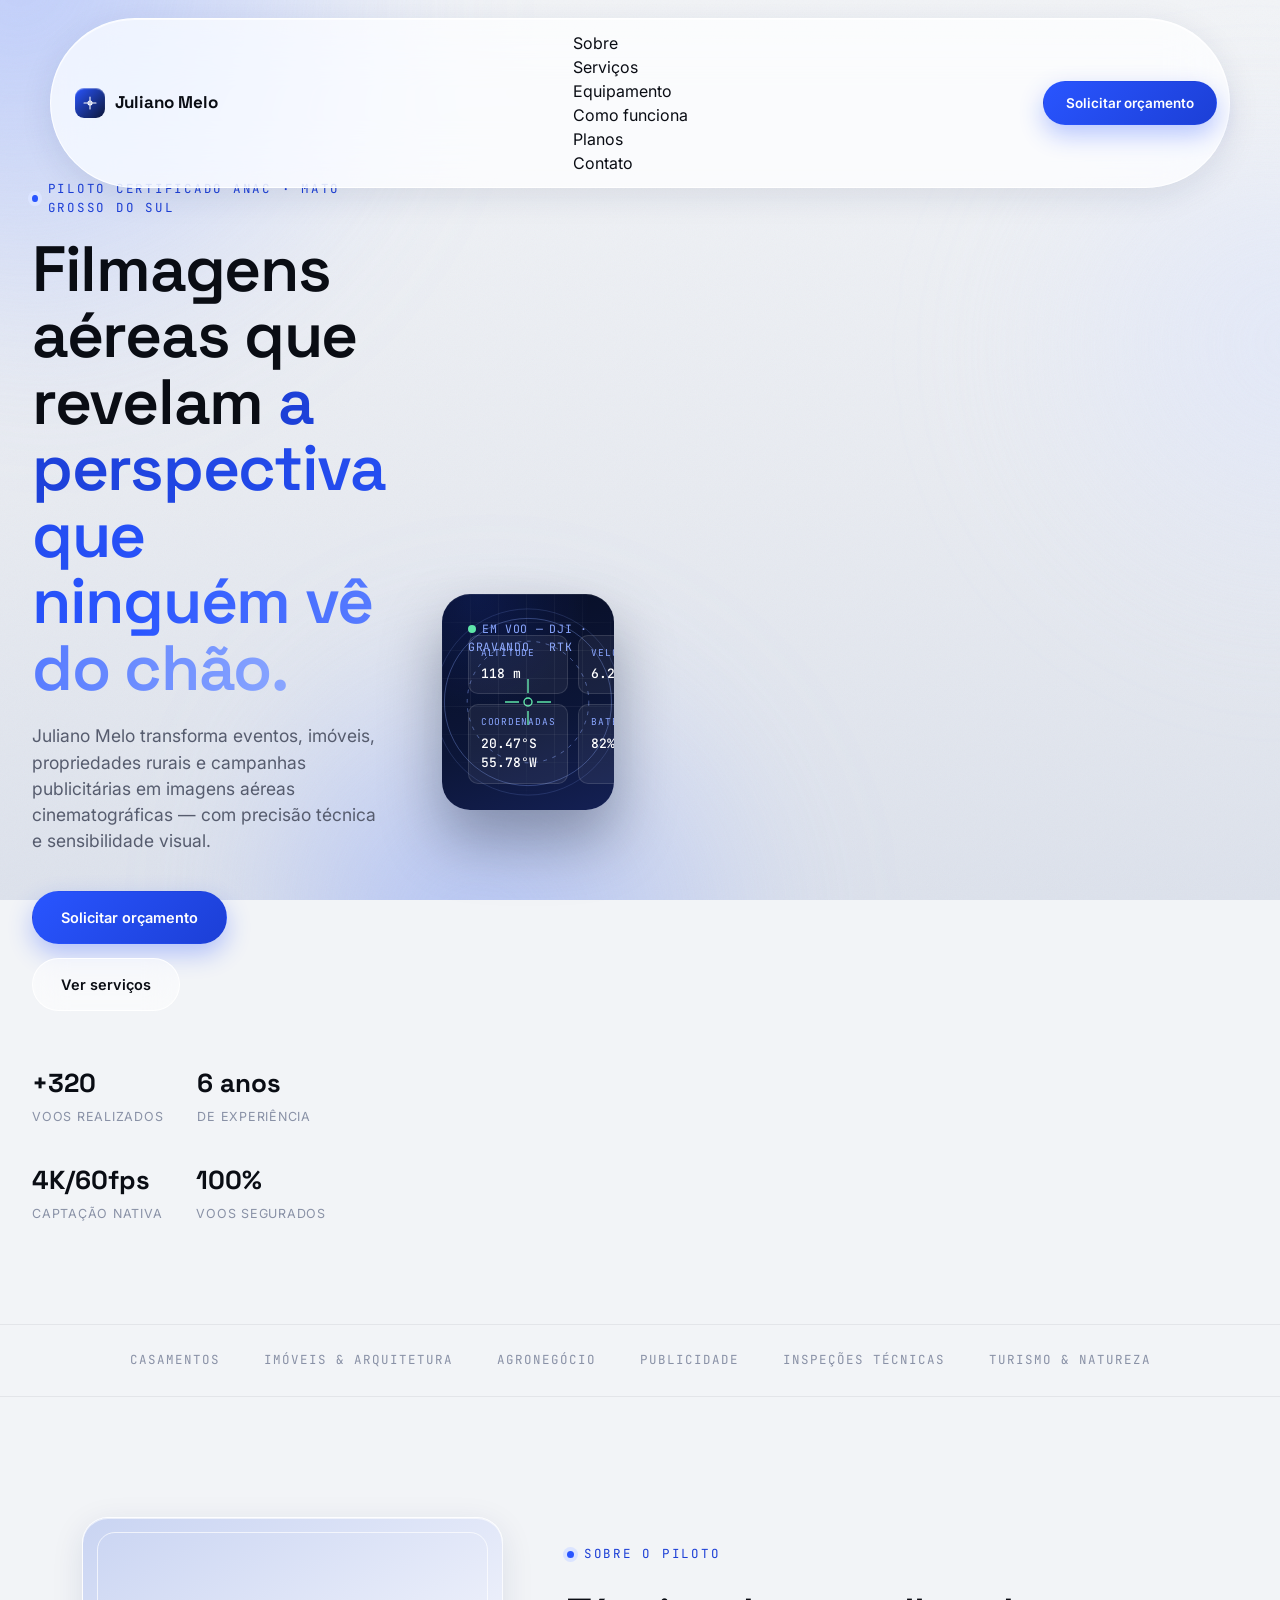
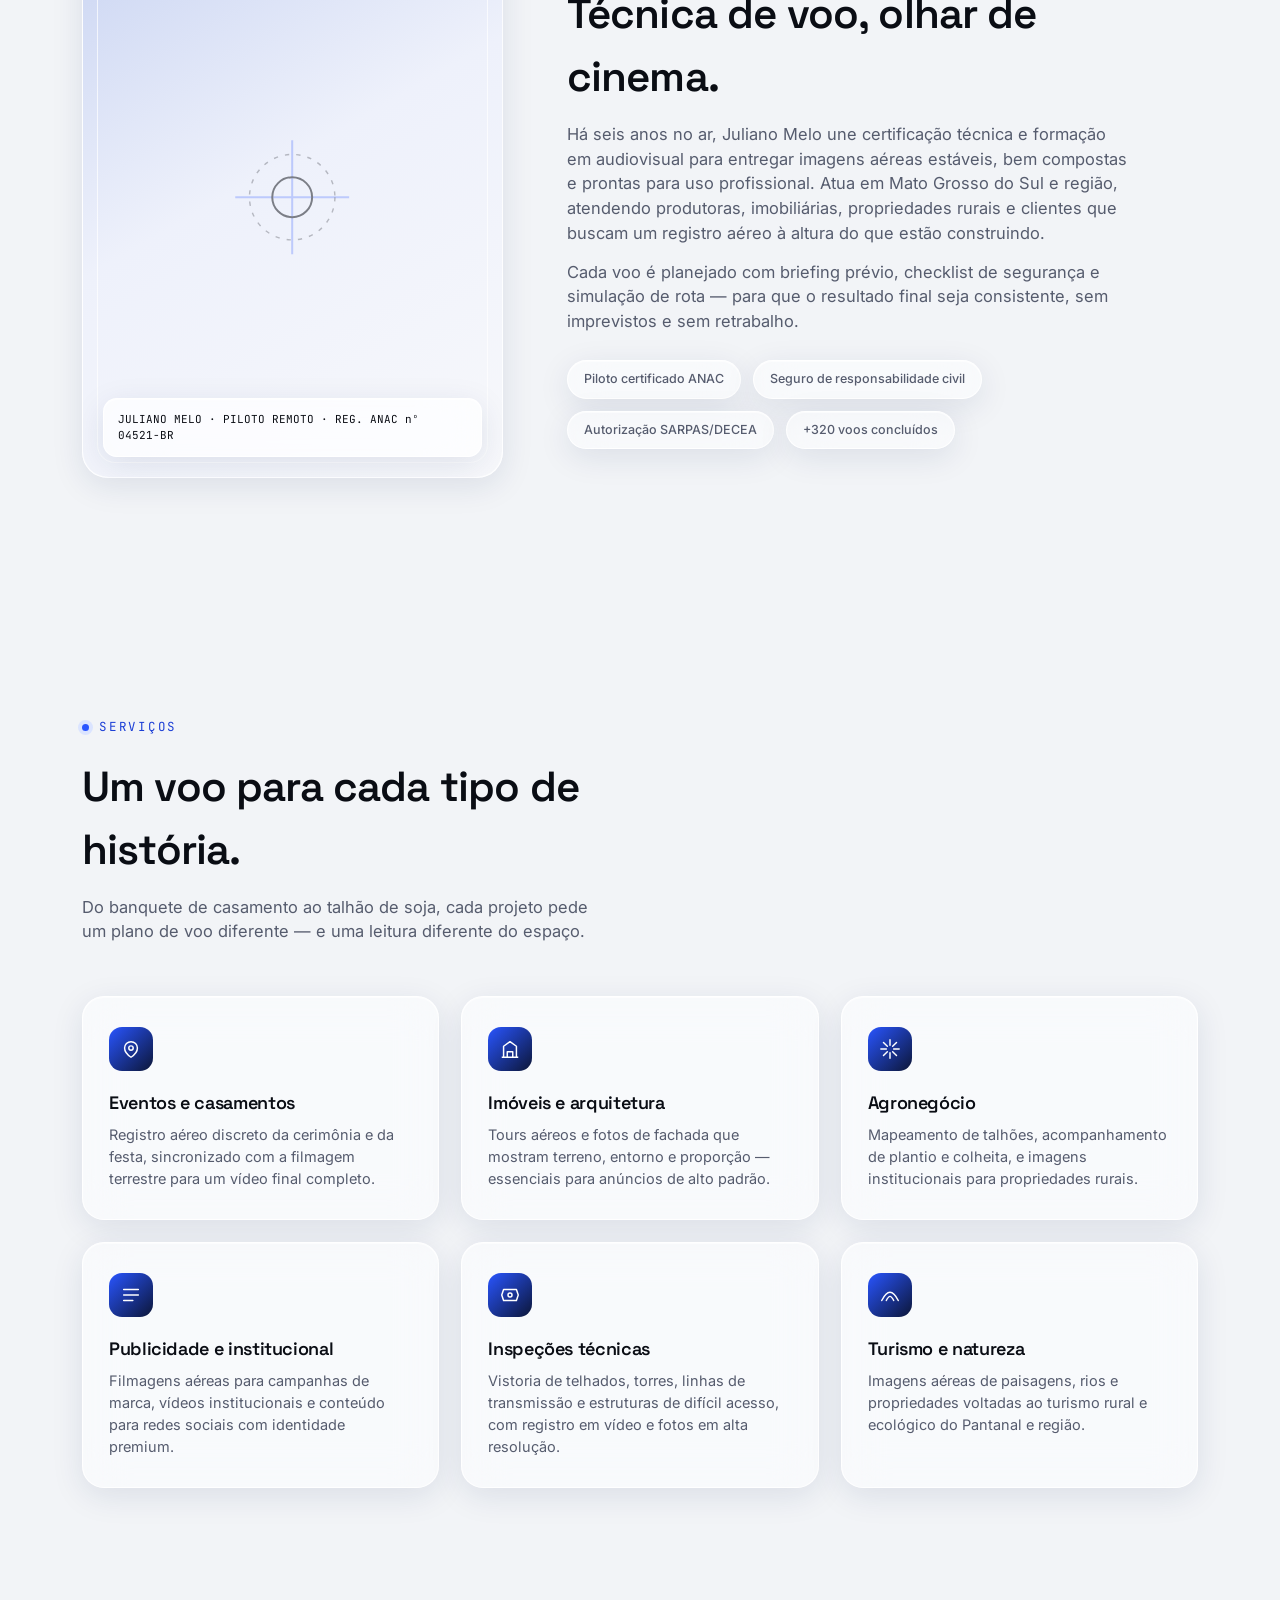
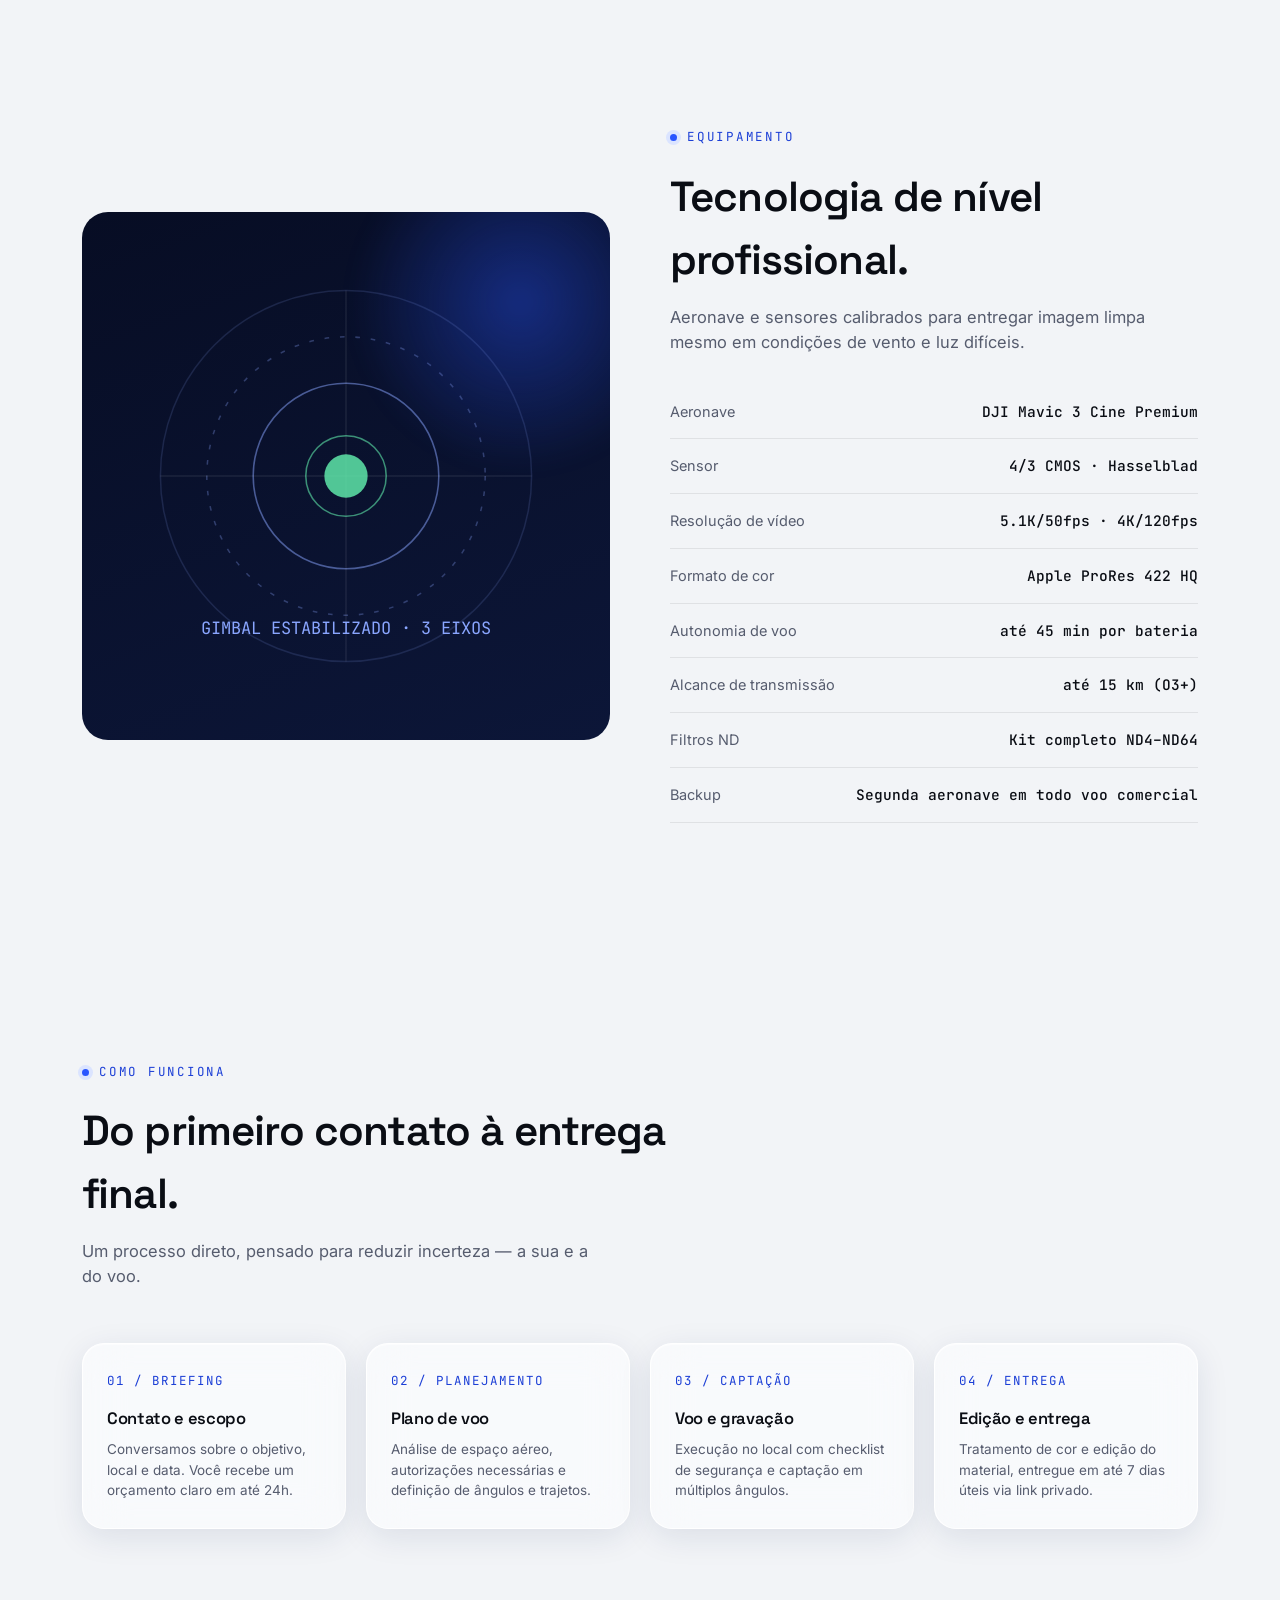
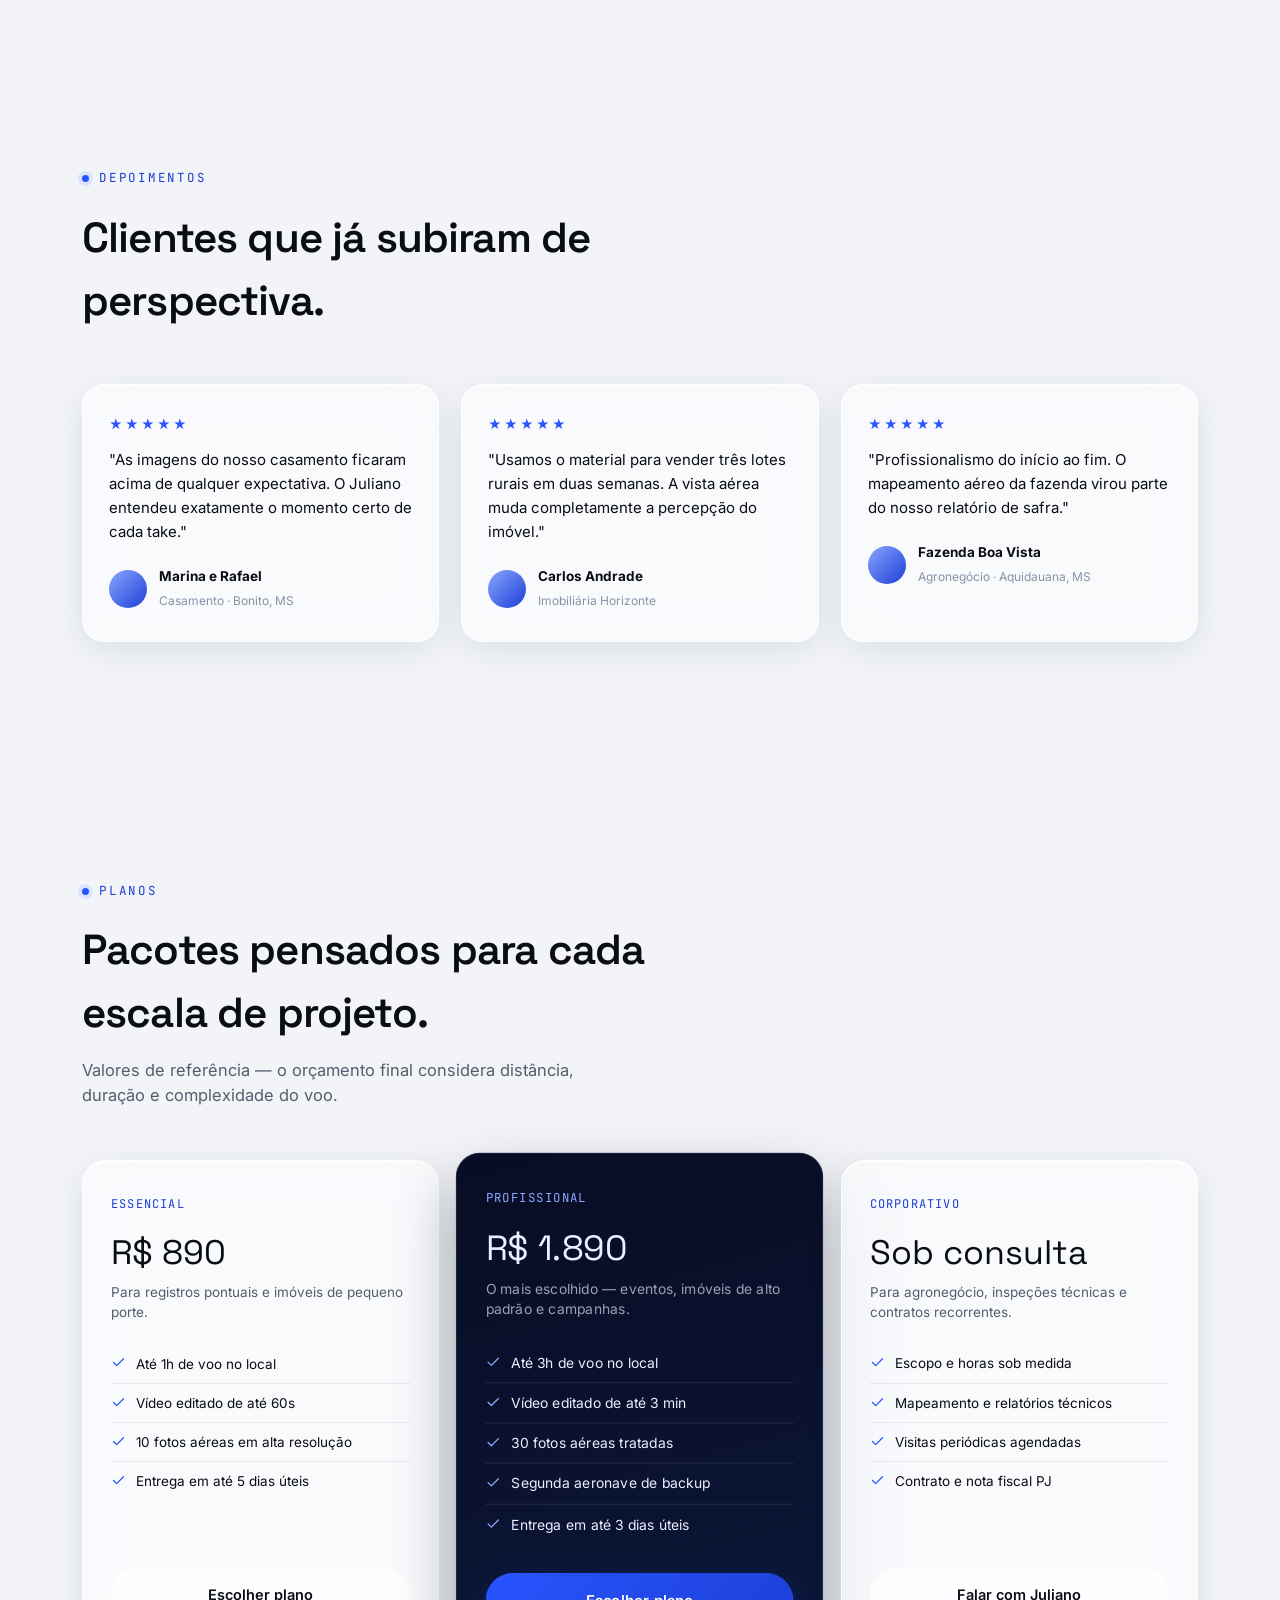
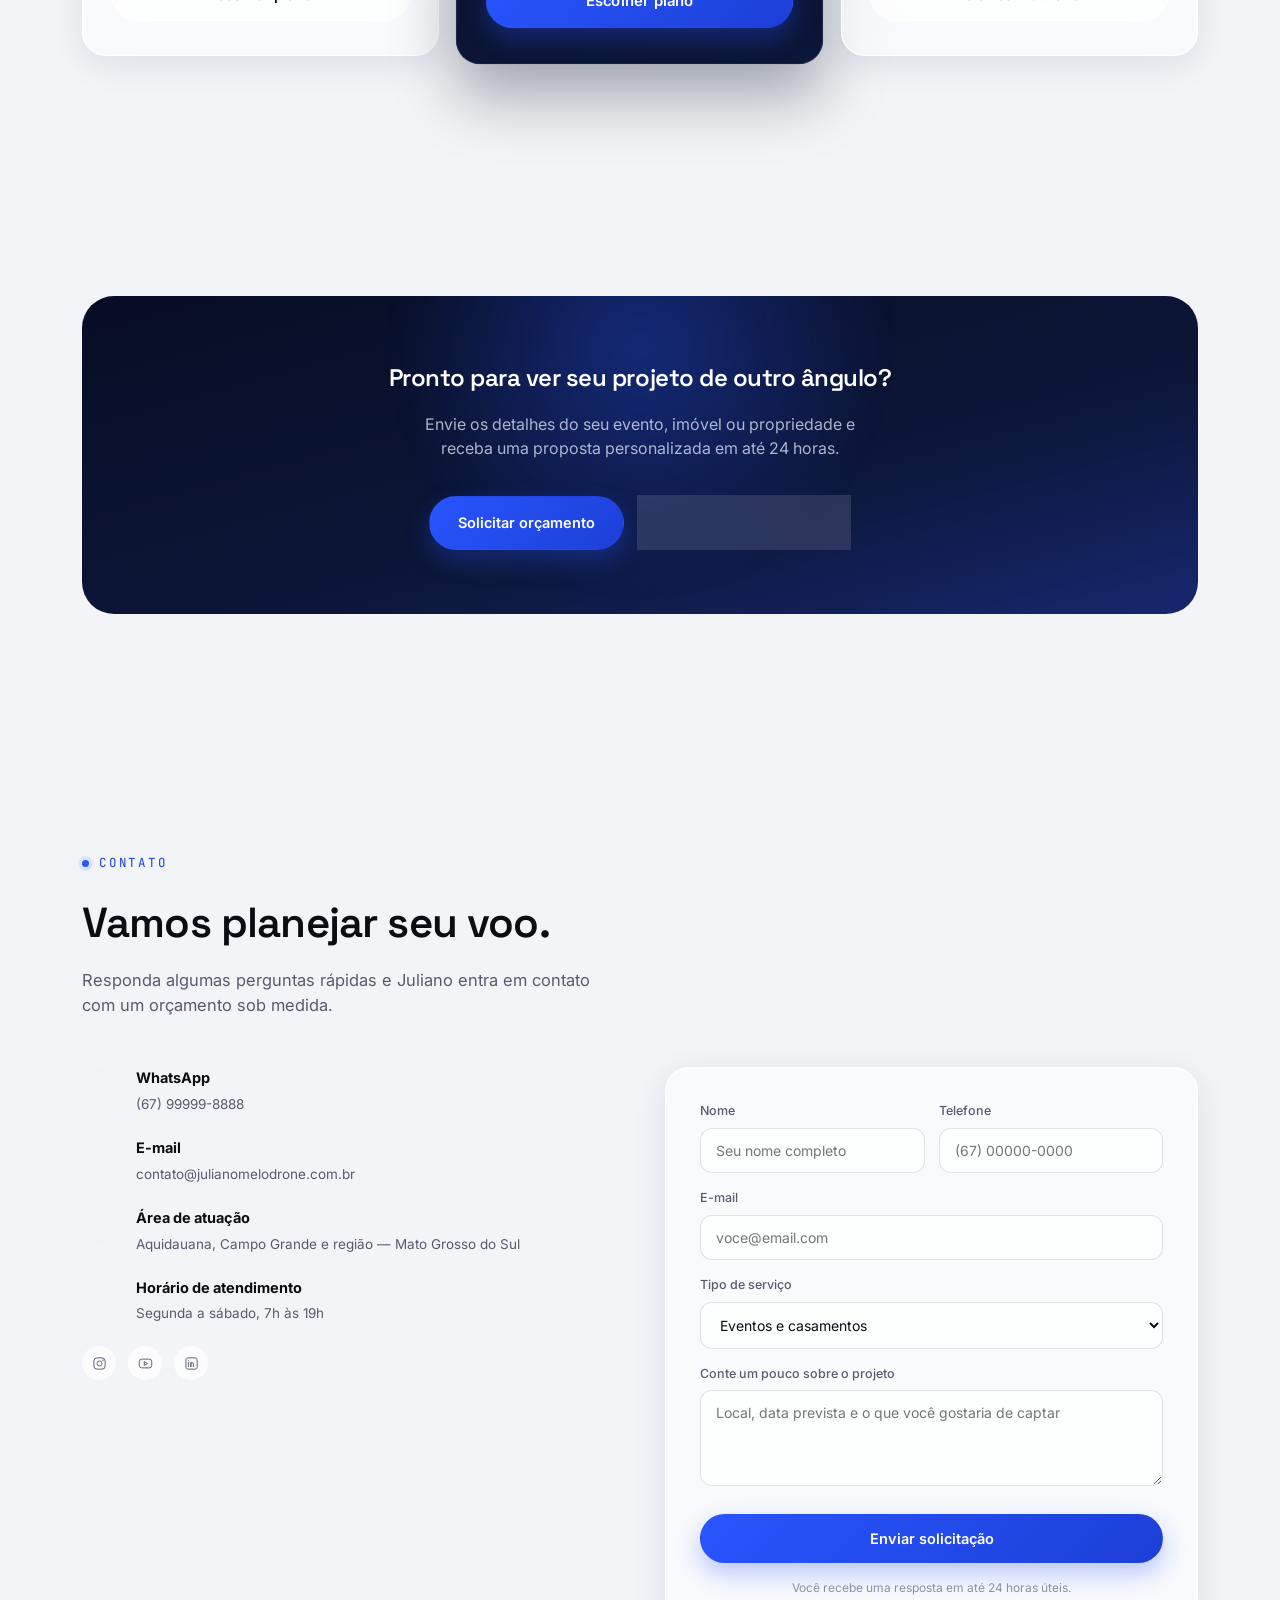
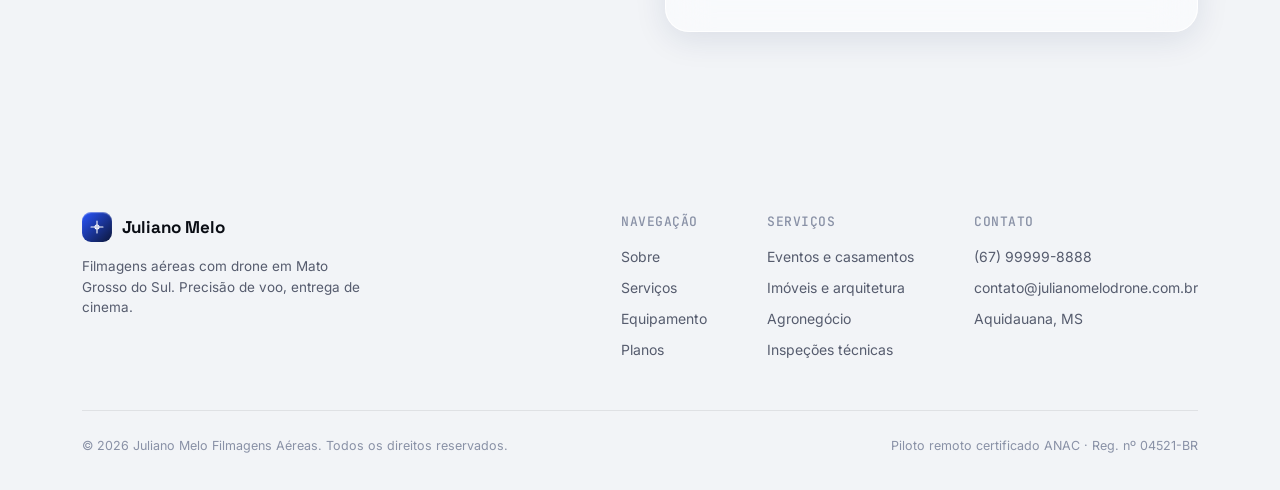
<file: juliano-melo-drone.html>
<!DOCTYPE html>
<html lang="pt-BR">
<head>
<meta charset="UTF-8">
<meta name="viewport" content="width=device-width, initial-scale=1.0">
<title>Juliano Melo — Filmagens Aéreas com Drone</title>
<link rel="preconnect" href="https://fonts.googleapis.com">
<link rel="preconnect" href="https://fonts.gstatic.com" crossorigin>
<link href="https://fonts.googleapis.com/css2?family=Space+Grotesk:wght@400;500;600;700&family=Inter:wght@400;500;600;700&family=JetBrains+Mono:wght@400;500&display=swap" rel="stylesheet">
<style>
  :root{
    --bg-base: #f2f4f7;
    --bg-alt: #e8ebf1;
    --bg-deep: #dde2ec;
    --glass-fill: rgba(255,255,255,0.5);
    --glass-fill-strong: rgba(255,255,255,0.72);
    --glass-border: rgba(255,255,255,0.9);
    --glass-shadow: 0 8px 32px rgba(19,38,84,0.10);
    --text-primary: #0a0d14;
    --text-secondary: #565c6e;
    --text-tertiary: #8991a6;
    --blue-500: #2955ff;
    --blue-600: #1c3fd6;
    --blue-300: #8aa6ff;
    --blue-100: #dbe4ff;
    --navy-800: #0c1638;
    --navy-900: #070d24;
    --font-display: 'Space Grotesk', sans-serif;
    --font-body: 'Inter', sans-serif;
    --font-mono: 'JetBrains Mono', monospace;
  }

  *{ margin:0; padding:0; box-sizing:border-box; }

  html{ scroll-behavior:smooth; }

  body{
    background: var(--bg-base);
    color: var(--text-primary);
    font-family: var(--font-body);
    line-height:1.5;
    overflow-x:hidden;
    position:relative;
  }

  @media (prefers-reduced-motion: reduce){
    *{ animation-duration:0.01ms !important; animation-iteration-count:1 !important; transition-duration:0.01ms !important; scroll-behavior:auto !important; }
  }

  a{ color:inherit; text-decoration:none; }
  img{ max-width:100%; display:block; }
  ul{ list-style:none; }
  button{ font-family:inherit; cursor:pointer; }

  ::selection{ background: var(--blue-300); color: var(--navy-900); }

  :focus-visible{
    outline: 2px solid var(--blue-500);
    outline-offset: 3px;
    border-radius: 4px;
  }

  /* ---------- Ambient background blobs ---------- */
  .blob-field{
    position:fixed; inset:0; z-index:-2; overflow:hidden; pointer-events:none;
    background: linear-gradient(180deg, var(--bg-base) 0%, var(--bg-alt) 55%, var(--bg-deep) 100%);
  }
  .blob{
    position:absolute; border-radius:50%; filter: blur(70px); opacity:0.55;
    animation: drift 26s ease-in-out infinite;
  }
  .blob-a{ width:640px; height:640px; top:-220px; left:-180px; background: radial-gradient(circle at 30% 30%, var(--blue-300), transparent 70%); animation-delay:0s; }
  .blob-b{ width:520px; height:520px; top:15%; right:-220px; background: radial-gradient(circle at 60% 40%, var(--blue-100), transparent 70%); animation-delay:-8s; }
  .blob-c{ width:560px; height:560px; bottom:-260px; left:20%; background: radial-gradient(circle at 40% 60%, var(--blue-300), transparent 70%); animation-delay:-16s; }
  .grain{
    position:fixed; inset:0; z-index:-1; pointer-events:none; opacity:0.035;
    background-image: url("data:image/svg+xml,%3Csvg xmlns='http://www.w3.org/2000/svg' width='120' height='120'%3E%3Cfilter id='n'%3E%3CfeTurbulence type='fractalNoise' baseFrequency='0.9' numOctaves='2' stitchTiles='stitch'/%3E%3C/filter%3E%3Crect width='100%25' height='100%25' filter='url(%23n)'/%3E%3C/svg%3E");
  }

  @keyframes drift{
    0%,100%{ transform: translate(0,0) scale(1); }
    33%{ transform: translate(30px,-24px) scale(1.06); }
    66%{ transform: translate(-24px,20px) scale(0.96); }
  }

  /* ---------- Glass surface utility ---------- */
  .glass{
    background: var(--glass-fill);
    backdrop-filter: blur(22px) saturate(160%);
    -webkit-backdrop-filter: blur(22px) saturate(160%);
    border: 1px solid var(--glass-border);
    box-shadow: var(--glass-shadow), inset 0 1px 0 rgba(255,255,255,0.6);
  }
  .glass-strong{
    background: var(--glass-fill-strong);
    backdrop-filter: blur(28px) saturate(180%);
    -webkit-backdrop-filter: blur(28px) saturate(180%);
    border: 1px solid var(--glass-border);
    box-shadow: var(--glass-shadow), inset 0 1px 0 rgba(255,255,255,0.7);
  }

  .wrap{ max-width:1180px; margin:0 auto; padding:0 32px; }
  section{ position:relative; padding:120px 0; }
  @media (max-width:720px){ section{ padding:80px 0; } .wrap{ padding:0 20px; } }

  .eyebrow{
    font-family: var(--font-mono);
    font-size:12.5px;
    letter-spacing:0.14em;
    text-transform:uppercase;
    color: var(--blue-600);
    display:flex; align-items:center; gap:10px;
    margin-bottom:18px;
  }
  .eyebrow::before{
    content:''; width:7px; height:7px; border-radius:50%;
    background: var(--blue-500);
    box-shadow: 0 0 0 4px var(--blue-100);
  }

  h1,h2,h3,h4{ font-family: var(--font-display); font-weight:600; color: var(--text-primary); letter-spacing:-0.02em; }

  h2.section-title{ font-size: clamp(28px, 3.6vw, 42px); max-width:640px; }
  .section-sub{ color: var(--text-secondary); font-size:16.5px; max-width:520px; margin-top:14px; }

  .btn{
    display:inline-flex; align-items:center; justify-content:center; gap:8px;
    padding:15px 28px; border-radius:100px; font-weight:600; font-size:14.5px;
    border:1px solid transparent; transition: transform .25s ease, box-shadow .25s ease, background .25s ease;
    white-space:nowrap;
  }
  .btn-primary{
    background: linear-gradient(135deg, var(--blue-500), var(--blue-600));
    color:#fff;
    box-shadow: 0 10px 24px rgba(41,85,255,0.32);
  }
  .btn-primary:hover{ transform: translateY(-2px); box-shadow: 0 14px 30px rgba(41,85,255,0.4); }
  .btn-ghost{
    background: var(--glass-fill);
    backdrop-filter: blur(16px);
    color: var(--text-primary);
    border:1px solid rgba(255,255,255,0.9);
  }
  .btn-ghost:hover{ transform: translateY(-2px); background: var(--glass-fill-strong); }

  /* ---------- Nav ---------- */
  header{
    position:fixed; top:18px; left:50%; transform:translateX(-50%);
    width:min(1180px, calc(100% - 32px));
    z-index:100;
    border-radius:100px;
    padding:12px 12px 12px 24px;
    display:flex; align-items:center; justify-content:space-between;
  }
  .logo{
    font-family: var(--font-display); font-weight:700; font-size:17px;
    display:flex; align-items:center; gap:10px; color: var(--text-primary);
  }
  .logo-mark{
    width:30px; height:30px; border-radius:9px;
    background: linear-gradient(135deg, var(--blue-500), var(--navy-800));
    display:flex; align-items:center; justify-content:center;
    box-shadow: inset 0 1px 1px rgba(255,255,255,0.4);
  }
  .logo-mark svg{ width:16px; height:16px; }

  nav ul{ display:flex; gap:30px; }
  nav a{
    font-size:14px; font-weight:500; color: var(--text-secondary);
    transition: color .2s ease;
  }
  nav a:hover{ color: var(--blue-600); }
  .nav-links{ display:flex; align-items:center; }
  header .btn{ padding:11px 22px; font-size:13.5px; }
  .nav-toggle{ display:none; }

  @media (max-width: 900px){
    .nav-links ul{ display:none; }
    .nav-toggle{
      display:flex; width:38px; height:38px; border-radius:50%;
      align-items:center; justify-content:center; background: var(--glass-fill-strong);
      border:1px solid var(--glass-border);
    }
    header .btn-primary{ display:none; }
  }

  /* ---------- Hero ---------- */
  .hero{
    padding-top:180px; padding-bottom:100px;
    display:grid; grid-template-columns: 1.05fr 0.85fr; gap:56px; align-items:center;
  }
  @media (max-width:980px){ .hero{ grid-template-columns:1fr; padding-top:150px; } }

  .hero h1{
    font-size: clamp(38px, 5.4vw, 64px);
    line-height:1.04;
  }
  .hero h1 .accent{
    background: linear-gradient(100deg, var(--blue-600), var(--blue-500) 55%, var(--blue-300));
    -webkit-background-clip:text; background-clip:text; color:transparent;
  }
  .hero p.lead{
    margin-top:22px; font-size:17.5px; color: var(--text-secondary); max-width:480px;
  }
  .hero-actions{ display:flex; gap:14px; margin-top:36px; flex-wrap:wrap; }

  .hero-stats{ display:flex; gap:34px; margin-top:52px; flex-wrap:wrap; }
  .hero-stat b{ display:block; font-family: var(--font-display); font-size:26px; }
  .hero-stat span{ font-size:12.5px; color: var(--text-tertiary); text-transform:uppercase; letter-spacing:0.06em; }

  /* HUD panel — signature element */
  .hud{
    border-radius:28px; padding:26px; position:relative;
    aspect-ratio: 4/5;
    background:
      radial-gradient(120% 100% at 20% 0%, rgba(41,85,255,0.16), transparent 55%),
      linear-gradient(160deg, var(--navy-900), var(--navy-800) 60%, #142054);
    box-shadow: 0 30px 60px rgba(7,13,36,0.35), inset 0 1px 0 rgba(255,255,255,0.06);
    overflow:hidden;
    color:#eaf0ff;
  }
  .hud::before{
    content:''; position:absolute; inset:0;
    background-image: linear-gradient(rgba(255,255,255,0.05) 1px, transparent 1px), linear-gradient(90deg, rgba(255,255,255,0.05) 1px, transparent 1px);
    background-size: 28px 28px;
    mask-image: radial-gradient(circle at 50% 40%, black 40%, transparent 78%);
  }
  .hud-top{ display:flex; justify-content:space-between; font-family: var(--font-mono); font-size:11.5px; letter-spacing:0.06em; color: var(--blue-300); position:relative; z-index:2; }
  .hud-reticle{
    position:absolute; top:50%; left:50%; transform:translate(-50%,-50%);
    width:190px; height:190px; z-index:2;
  }
  .hud-reticle svg{ width:100%; height:100%; animation: spin 34s linear infinite; }
  @keyframes spin{ to{ transform: rotate(360deg); } }
  .hud-crosshair{
    position:absolute; top:50%; left:50%; transform:translate(-50%,-50%);
    width:46px; height:46px; z-index:3;
  }
  .hud-readout{
    position:absolute; bottom:26px; left:26px; right:26px; z-index:3;
    display:grid; grid-template-columns:1fr 1fr; gap:10px;
    font-family: var(--font-mono); font-size:11.5px;
  }
  .hud-readout div{
    background: rgba(255,255,255,0.06);
    border:1px solid rgba(255,255,255,0.12);
    border-radius:10px; padding:10px 12px;
  }
  .hud-readout small{ display:block; color: var(--blue-300); font-size:9.5px; letter-spacing:0.08em; margin-bottom:4px; }
  .hud-readout strong{ font-weight:500; font-size:13px; color:#fff; }
  .hud-pulse{
    width:8px; height:8px; border-radius:50%; background:#5ee6a8;
    box-shadow:0 0 0 0 rgba(94,230,168,0.6);
    animation: pulse 2s infinite;
    display:inline-block; margin-right:6px;
  }
  @keyframes pulse{
    0%{ box-shadow:0 0 0 0 rgba(94,230,168,0.55); }
    70%{ box-shadow:0 0 0 8px rgba(94,230,168,0); }
    100%{ box-shadow:0 0 0 0 rgba(94,230,168,0); }
  }

  /* ---------- Marquee / trust strip ---------- */
  .strip{
    padding:26px 0; border-top:1px solid rgba(10,13,20,0.06); border-bottom:1px solid rgba(10,13,20,0.06);
  }
  .strip .wrap{ display:flex; gap:44px; flex-wrap:wrap; align-items:center; justify-content:center; }
  .strip span{ font-family: var(--font-mono); font-size:12.5px; letter-spacing:0.08em; color: var(--text-tertiary); text-transform:uppercase; }

  /* ---------- About ---------- */
  .about{ display:grid; grid-template-columns: 0.8fr 1.2fr; gap:64px; align-items:center; }
  @media (max-width:900px){ .about{ grid-template-columns:1fr; } }

  .portrait{
    border-radius:26px; aspect-ratio: 3/4; position:relative; overflow:hidden;
    background: linear-gradient(150deg, #c9d4f2, #eef1fb 45%, #f7f8fb);
    display:flex; align-items:center; justify-content:center;
  }
  .portrait .glyph{ width:34%; opacity:0.5; }
  .portrait-frame{
    position:absolute; inset:14px; border:1px solid rgba(255,255,255,0.7); border-radius:18px;
  }
  .portrait-tag{
    position:absolute; bottom:20px; left:20px; right:20px;
    padding:12px 14px; border-radius:14px; font-family: var(--font-mono); font-size:11px;
  }

  .badges{ display:flex; gap:12px; flex-wrap:wrap; margin-top:26px; }
  .badge{
    padding:9px 16px; border-radius:100px; font-size:12.5px; font-weight:500; color: var(--text-secondary);
  }

  /* ---------- Cards grid (services) ---------- */
  .grid-3{ display:grid; grid-template-columns:repeat(3,1fr); gap:22px; margin-top:52px; }
  @media (max-width:900px){ .grid-3{ grid-template-columns:1fr 1fr; } }
  @media (max-width:600px){ .grid-3{ grid-template-columns:1fr; } }

  .card{
    border-radius:22px; padding:30px 26px; transition: transform .3s ease, box-shadow .3s ease;
  }
  .card:hover{ transform: translateY(-5px); }
  .card-icon{
    width:44px; height:44px; border-radius:13px; margin-bottom:18px;
    background: linear-gradient(135deg, var(--blue-500), var(--navy-800));
    display:flex; align-items:center; justify-content:center;
  }
  .card-icon svg{ width:22px; height:22px; stroke:#fff; }
  .card h3{ font-size:18px; margin-bottom:8px; }
  .card p{ font-size:14.5px; color: var(--text-secondary); }

  /* ---------- Equipment / spec sheet ---------- */
  .equip{ display:grid; grid-template-columns: 1fr 1fr; gap:60px; align-items:center; }
  @media (max-width:900px){ .equip{ grid-template-columns:1fr; } }
  .spec-list{ margin-top:30px; }
  .spec-row{
    display:flex; justify-content:space-between; align-items:baseline;
    padding:16px 0; border-bottom:1px solid rgba(10,13,20,0.08);
    font-size:14.5px;
  }
  .spec-row span:first-child{ color: var(--text-secondary); }
  .spec-row span:last-child{ font-family: var(--font-mono); font-weight:500; }

  .equip-visual{
    border-radius:26px; padding:32px; aspect-ratio:1/1;
    background: linear-gradient(160deg, var(--navy-900), var(--navy-800));
    position:relative; overflow:hidden; color:#eaf0ff;
  }
  .equip-visual svg{ width:100%; height:100%; position:relative; z-index:2; }
  .equip-visual::after{
    content:''; position:absolute; width:340px; height:340px; border-radius:50%;
    background: radial-gradient(circle, rgba(41,85,255,0.4), transparent 70%);
    top:-80px; right:-80px; filter:blur(10px);
  }

  /* ---------- Process ---------- */
  .process{ display:grid; grid-template-columns:repeat(4,1fr); gap:20px; margin-top:54px; }
  @media (max-width:900px){ .process{ grid-template-columns:1fr 1fr; } }
  @media (max-width:560px){ .process{ grid-template-columns:1fr; } }
  .step{ border-radius:22px; padding:28px 24px; position:relative; }
  .step-num{
    font-family: var(--font-mono); font-size:12.5px; color: var(--blue-600);
    display:block; margin-bottom:16px; letter-spacing:0.08em;
  }
  .step h3{ font-size:16.5px; margin-bottom:8px; }
  .step p{ font-size:13.5px; color: var(--text-secondary); }

  /* ---------- Testimonials ---------- */
  .grid-quotes{ display:grid; grid-template-columns:repeat(3,1fr); gap:22px; margin-top:52px; }
  @media (max-width:900px){ .grid-quotes{ grid-template-columns:1fr; } }
  .quote{ border-radius:22px; padding:30px 26px; }
  .quote p{ font-size:15px; color: var(--text-primary); line-height:1.6; }
  .quote-author{ display:flex; align-items:center; gap:12px; margin-top:22px; }
  .quote-avatar{
    width:38px; height:38px; border-radius:50%;
    background: linear-gradient(135deg, var(--blue-300), var(--blue-600));
  }
  .quote-author b{ display:block; font-size:13.5px; }
  .quote-author span{ font-size:12px; color: var(--text-tertiary); }
  .stars{ color: var(--blue-500); font-size:13px; letter-spacing:2px; margin-bottom:14px; }

  /* ---------- Pricing ---------- */
  .grid-pricing{ display:grid; grid-template-columns:repeat(3,1fr); gap:22px; margin-top:52px; }
  @media (max-width:900px){ .grid-pricing{ grid-template-columns:1fr; } }
  .plan{ border-radius:24px; padding:34px 28px; display:flex; flex-direction:column; }
  .plan.featured{
    background: linear-gradient(165deg, var(--navy-900), var(--navy-800));
    color:#eaf0ff; border:1px solid rgba(255,255,255,0.12);
    transform: scale(1.03);
    box-shadow: 0 30px 60px rgba(7,13,36,0.35);
  }
  .plan.featured .section-sub, .plan.featured p{ color: rgba(234,240,255,0.7); }
  .plan-name{ font-family: var(--font-mono); font-size:12px; letter-spacing:0.1em; text-transform:uppercase; color: var(--blue-600); }
  .plan.featured .plan-name{ color: var(--blue-300); }
  .plan-price{ font-family: var(--font-display); font-size:34px; margin:14px 0 4px; }
  .plan-desc{ font-size:13.5px; color: var(--text-secondary); margin-bottom:22px; }
  .plan.featured .plan-desc{ color: rgba(234,240,255,0.65); }
  .plan ul{ margin-bottom:28px; flex:1; }
  .plan li{
    font-size:13.5px; padding:9px 0; display:flex; gap:10px; align-items:flex-start;
    border-top:1px solid rgba(10,13,20,0.07);
  }
  .plan.featured li{ border-top:1px solid rgba(255,255,255,0.1); }
  .plan li:first-child{ border-top:none; }
  .plan li svg{ width:15px; height:15px; flex-shrink:0; margin-top:2px; stroke: var(--blue-500); }
  .plan.featured li svg{ stroke: var(--blue-300); }
  .plan .btn{ width:100%; }

  /* ---------- Contact ---------- */
  .contact-grid{ display:grid; grid-template-columns:1fr 1fr; gap:50px; margin-top:50px; }
  @media (max-width:900px){ .contact-grid{ grid-template-columns:1fr; } }
  .contact-info{ display:flex; flex-direction:column; gap:22px; }
  .info-row{ display:flex; gap:16px; align-items:flex-start; }
  .info-icon{
    width:38px; height:38px; border-radius:11px; flex-shrink:0;
    background: var(--glass-fill-strong); display:flex; align-items:center; justify-content:center;
  }
  .info-icon svg{ width:18px; height:18px; stroke: var(--blue-600); }
  .info-row b{ display:block; font-size:14.5px; margin-bottom:2px; }
  .info-row span{ font-size:13.5px; color: var(--text-secondary); }

  form.glass{ border-radius:24px; padding:34px; display:flex; flex-direction:column; gap:16px; }
  .field label{ display:block; font-size:12.5px; color: var(--text-secondary); margin-bottom:7px; font-weight:500; }
  .field input, .field select, .field textarea{
    width:100%; padding:13px 15px; border-radius:12px; border:1px solid rgba(10,13,20,0.12);
    background: rgba(255,255,255,0.7); font-family:inherit; font-size:14px; color: var(--text-primary);
  }
  .field input:focus, .field select:focus, .field textarea:focus{ outline:none; border-color: var(--blue-500); background:#fff; }
  .field-row{ display:grid; grid-template-columns:1fr 1fr; gap:14px; }
  @media (max-width:520px){ .field-row{ grid-template-columns:1fr; } }
  form .btn{ margin-top:6px; }
  .form-note{ font-size:12px; color: var(--text-tertiary); text-align:center; }

  /* ---------- CTA banner ---------- */
  .cta-banner{
    border-radius:32px; padding:64px 50px; text-align:center;
    background: linear-gradient(165deg, var(--navy-900), var(--navy-800) 60%, #16276e);
    color:#fff; position:relative; overflow:hidden;
  }
  .cta-banner::before{
    content:''; position:absolute; width:500px; height:500px; border-radius:50%;
    background: radial-gradient(circle, rgba(41,85,255,0.35), transparent 70%);
    top:-200px; left:50%; transform:translateX(-50%); filter:blur(10px);
  }
  .cta-banner h2{ color:#fff; position:relative; z-index:2; }
  .cta-banner p{ color: rgba(234,240,255,0.72); max-width:480px; margin:16px auto 30px; position:relative; z-index:2; }
  .cta-banner .hero-actions{ justify-content:center; position:relative; z-index:2; }

  /* ---------- Footer ---------- */
  footer{ padding:60px 0 34px; }
  .footer-top{ display:flex; justify-content:space-between; flex-wrap:wrap; gap:40px; padding-bottom:40px; border-bottom:1px solid rgba(10,13,20,0.08); }
  .footer-cols{ display:flex; gap:60px; flex-wrap:wrap; }
  .footer-col h4{ font-size:13px; color: var(--text-tertiary); margin-bottom:14px; letter-spacing:0.04em; text-transform:uppercase; font-family:var(--font-mono); font-weight:500; }
  .footer-col a{ display:block; font-size:14px; color: var(--text-secondary); margin-bottom:10px; }
  .footer-col a:hover{ color: var(--blue-600); }
  .footer-bottom{ display:flex; justify-content:space-between; flex-wrap:wrap; gap:14px; padding-top:26px; font-size:12.5px; color: var(--text-tertiary); }
  .socials{ display:flex; gap:12px; }
  .socials a{
    width:34px; height:34px; border-radius:50%; display:flex; align-items:center; justify-content:center;
    background: var(--glass-fill-strong);
  }
  .socials svg{ width:15px; height:15px; stroke: var(--text-secondary); }
</style>
</head>
<body>

<div class="blob-field">
  <div class="blob blob-a"></div>
  <div class="blob blob-b"></div>
  <div class="blob blob-c"></div>
</div>
<div class="grain"></div>

<!-- ================= NAV ================= -->
<header class="glass-strong">
  <a href="#top" class="logo">
    <span class="logo-mark">
      <svg viewBox="0 0 24 24" fill="none" xmlns="http://www.w3.org/2000/svg"><path d="M12 3 L12 21 M3 12 L21 12" stroke="#fff" stroke-width="1.6" stroke-linecap="round"/><circle cx="12" cy="12" r="3" stroke="#fff" stroke-width="1.6"/></svg>
    </span>
    Juliano Melo
  </a>
  <div class="nav-links">
    <ul>
      <li><a href="#sobre">Sobre</a></li>
      <li><a href="#servicos">Serviços</a></li>
      <li><a href="#equipamento">Equipamento</a></li>
      <li><a href="#processo">Como funciona</a></li>
      <li><a href="#planos">Planos</a></li>
      <li><a href="#contato">Contato</a></li>
    </ul>
  </div>
  <a href="#contato" class="btn btn-primary">Solicitar orçamento</a>
  <button class="nav-toggle" aria-label="Abrir menu" onclick="document.getElementById('mnav').classList.toggle('open')">
    <svg width="16" height="16" viewBox="0 0 24 24" fill="none"><path d="M4 6h16M4 12h16M4 18h16" stroke="#0a0d14" stroke-width="1.8" stroke-linecap="round"/></svg>
  </button>
</header>

<div id="mnav" class="glass-strong" style="display:none; position:fixed; top:86px; left:16px; right:16px; z-index:99; border-radius:20px; padding:20px;">
  <ul style="display:flex; flex-direction:column; gap:16px;">
    <li><a href="#sobre">Sobre</a></li>
    <li><a href="#servicos">Serviços</a></li>
    <li><a href="#equipamento">Equipamento</a></li>
    <li><a href="#processo">Como funciona</a></li>
    <li><a href="#planos">Planos</a></li>
    <li><a href="#contato">Contato</a></li>
  </ul>
</div>
<style>#mnav.open{ display:block !important; }</style>

<!-- ================= HERO ================= -->
<div id="top"></div>
<section class="hero">
  <div class="wrap" style="display:grid; grid-template-columns:1.05fr 0.85fr; gap:56px; align-items:center;">
    <div>
      <div class="eyebrow">Piloto certificado ANAC · Mato Grosso do Sul</div>
      <h1>Filmagens aéreas que revelam <span class="accent">a perspectiva que ninguém vê do chão.</span></h1>
      <p class="lead">Juliano Melo transforma eventos, imóveis, propriedades rurais e campanhas publicitárias em imagens aéreas cinematográficas — com precisão técnica e sensibilidade visual.</p>
      <div class="hero-actions">
        <a href="#contato" class="btn btn-primary">Solicitar orçamento</a>
        <a href="#servicos" class="btn btn-ghost">Ver serviços</a>
      </div>
      <div class="hero-stats">
        <div class="hero-stat"><b>+320</b><span>Voos realizados</span></div>
        <div class="hero-stat"><b>6 anos</b><span>De experiência</span></div>
        <div class="hero-stat"><b>4K/60fps</b><span>Captação nativa</span></div>
        <div class="hero-stat"><b>100%</b><span>Voos segurados</span></div>
      </div>
    </div>

    <div class="hud">
      <div class="hud-top">
        <span><span class="hud-pulse"></span>EM VOO — GRAVANDO</span>
        <span>DJI · RTK</span>
      </div>
      <div class="hud-reticle">
        <svg viewBox="0 0 200 200" fill="none">
          <circle cx="100" cy="100" r="88" stroke="rgba(138,166,255,0.35)" stroke-width="1"/>
          <circle cx="100" cy="100" r="64" stroke="rgba(138,166,255,0.5)" stroke-width="1" stroke-dasharray="4 6"/>
          <circle cx="100" cy="100" r="98" stroke="rgba(138,166,255,0.18)" stroke-width="1"/>
        </svg>
      </div>
      <div class="hud-crosshair">
        <svg viewBox="0 0 46 46" fill="none">
          <line x1="23" y1="0" x2="23" y2="14" stroke="#5ee6a8" stroke-width="1.4"/>
          <line x1="23" y1="32" x2="23" y2="46" stroke="#5ee6a8" stroke-width="1.4"/>
          <line x1="0" y1="23" x2="14" y2="23" stroke="#5ee6a8" stroke-width="1.4"/>
          <line x1="32" y1="23" x2="46" y2="23" stroke="#5ee6a8" stroke-width="1.4"/>
          <circle cx="23" cy="23" r="4" stroke="#5ee6a8" stroke-width="1.4"/>
        </svg>
      </div>
      <div class="hud-readout">
        <div><small>ALTITUDE</small><strong>118 m</strong></div>
        <div><small>VELOCIDADE</small><strong>6.2 m/s</strong></div>
        <div><small>COORDENADAS</small><strong>20.47°S 55.78°W</strong></div>
        <div><small>BATERIA</small><strong>82%</strong></div>
      </div>
    </div>
  </div>
</section>

<!-- ================= TRUST STRIP ================= -->
<div class="strip">
  <div class="wrap">
    <span>Casamentos</span>
    <span>Imóveis &amp; Arquitetura</span>
    <span>Agronegócio</span>
    <span>Publicidade</span>
    <span>Inspeções técnicas</span>
    <span>Turismo &amp; Natureza</span>
  </div>
</div>

<!-- ================= SOBRE ================= -->
<section id="sobre">
  <div class="wrap about">
    <div class="portrait glass">
      <svg class="glyph" viewBox="0 0 100 100" fill="none">
        <path d="M50 10 L50 90 M10 50 L90 50" stroke="#2955ff" stroke-width="1.4" opacity="0.5"/>
        <circle cx="50" cy="50" r="14" stroke="#0a0d14" stroke-width="1.4"/>
        <circle cx="50" cy="50" r="30" stroke="#0a0d14" stroke-width="1" stroke-dasharray="3 5" opacity="0.5"/>
      </svg>
      <div class="portrait-frame"></div>
      <div class="portrait-tag glass-strong">JULIANO MELO · PILOTO REMOTO · REG. ANAC nº 04521-BR</div>
    </div>
    <div>
      <div class="eyebrow">Sobre o piloto</div>
      <h2 class="section-title">Técnica de voo, olhar de cinema.</h2>
      <p class="section-sub" style="max-width:560px;">
        Há seis anos no ar, Juliano Melo une certificação técnica e formação em audiovisual para entregar imagens aéreas estáveis, bem compostas e prontas para uso profissional. Atua em Mato Grosso do Sul e região, atendendo produtoras, imobiliárias, propriedades rurais e clientes que buscam um registro aéreo à altura do que estão construindo.
      </p>
      <p class="section-sub" style="max-width:560px;">
        Cada voo é planejado com briefing prévio, checklist de segurança e simulação de rota — para que o resultado final seja consistente, sem imprevistos e sem retrabalho.
      </p>
      <div class="badges">
        <span class="badge glass">Piloto certificado ANAC</span>
        <span class="badge glass">Seguro de responsabilidade civil</span>
        <span class="badge glass">Autorização SARPAS/DECEA</span>
        <span class="badge glass">+320 voos concluídos</span>
      </div>
    </div>
  </div>
</section>

<!-- ================= SERVIÇOS ================= -->
<section id="servicos">
  <div class="wrap">
    <div class="eyebrow">Serviços</div>
    <h2 class="section-title">Um voo para cada tipo de história.</h2>
    <p class="section-sub">Do banquete de casamento ao talhão de soja, cada projeto pede um plano de voo diferente — e uma leitura diferente do espaço.</p>

    <div class="grid-3">
      <div class="card glass">
        <div class="card-icon"><svg viewBox="0 0 24 24" fill="none"><path d="M12 21s-7-4.5-7-10a7 7 0 0114 0c0 5.5-7 10-7 10z" stroke-width="1.6" stroke-linejoin="round"/><circle cx="12" cy="11" r="2.4" stroke-width="1.6"/></svg></div>
        <h3>Eventos e casamentos</h3>
        <p>Registro aéreo discreto da cerimônia e da festa, sincronizado com a filmagem terrestre para um vídeo final completo.</p>
      </div>
      <div class="card glass">
        <div class="card-icon"><svg viewBox="0 0 24 24" fill="none"><path d="M3 21h18M5 21V9l7-5 7 5v12M9 21v-6h6v6" stroke-width="1.6" stroke-linejoin="round"/></svg></div>
        <h3>Imóveis e arquitetura</h3>
        <p>Tours aéreos e fotos de fachada que mostram terreno, entorno e proporção — essenciais para anúncios de alto padrão.</p>
      </div>
      <div class="card glass">
        <div class="card-icon"><svg viewBox="0 0 24 24" fill="none"><path d="M12 2v6M12 16v6M4.9 4.9l4.2 4.2M14.9 14.9l4.2 4.2M2 12h6M16 12h6M4.9 19.1l4.2-4.2M14.9 9.1l4.2-4.2" stroke-width="1.6" stroke-linecap="round"/></svg></div>
        <h3>Agronegócio</h3>
        <p>Mapeamento de talhões, acompanhamento de plantio e colheita, e imagens institucionais para propriedades rurais.</p>
      </div>
      <div class="card glass">
        <div class="card-icon"><svg viewBox="0 0 24 24" fill="none"><path d="M4 6h16M4 12h16M4 18h10" stroke-width="1.6" stroke-linecap="round"/></svg></div>
        <h3>Publicidade e institucional</h3>
        <p>Filmagens aéreas para campanhas de marca, vídeos institucionais e conteúdo para redes sociais com identidade premium.</p>
      </div>
      <div class="card glass">
        <div class="card-icon"><svg viewBox="0 0 24 24" fill="none"><path d="M3 12l2-6h14l2 6-2 6H5l-2-6z" stroke-width="1.6" stroke-linejoin="round"/><circle cx="12" cy="12" r="2.2" stroke-width="1.6"/></svg></div>
        <h3>Inspeções técnicas</h3>
        <p>Vistoria de telhados, torres, linhas de transmissão e estruturas de difícil acesso, com registro em vídeo e fotos em alta resolução.</p>
      </div>
      <div class="card glass">
        <div class="card-icon"><svg viewBox="0 0 24 24" fill="none"><path d="M3 18c3-6 6-9 9-9s6 3 9 9M8 18c1.5-3 3-4.5 4-4.5s2.5 1.5 4 4.5" stroke-width="1.6" stroke-linecap="round"/></svg></div>
        <h3>Turismo e natureza</h3>
        <p>Imagens aéreas de paisagens, rios e propriedades voltadas ao turismo rural e ecológico do Pantanal e região.</p>
      </div>
    </div>
  </div>
</section>

<!-- ================= EQUIPAMENTO ================= -->
<section id="equipamento">
  <div class="wrap equip">
    <div class="equip-visual">
      <svg viewBox="0 0 300 300" fill="none">
        <circle cx="150" cy="150" r="60" stroke="rgba(138,166,255,0.5)" stroke-width="1"/>
        <circle cx="150" cy="150" r="90" stroke="rgba(138,166,255,0.3)" stroke-width="1" stroke-dasharray="3 7"/>
        <circle cx="150" cy="150" r="120" stroke="rgba(138,166,255,0.15)" stroke-width="1"/>
        <line x1="150" y1="30" x2="150" y2="270" stroke="rgba(255,255,255,0.08)" stroke-width="1"/>
        <line x1="30" y1="150" x2="270" y2="150" stroke="rgba(255,255,255,0.08)" stroke-width="1"/>
        <circle cx="150" cy="150" r="14" fill="#5ee6a8" opacity="0.85"/>
        <circle cx="150" cy="150" r="26" stroke="#5ee6a8" stroke-width="1" opacity="0.6"/>
        <text x="150" y="252" text-anchor="middle" fill="#8aa6ff" font-family="JetBrains Mono, monospace" font-size="11">GIMBAL ESTABILIZADO · 3 EIXOS</text>
      </svg>
    </div>
    <div>
      <div class="eyebrow">Equipamento</div>
      <h2 class="section-title">Tecnologia de nível profissional.</h2>
      <p class="section-sub">Aeronave e sensores calibrados para entregar imagem limpa mesmo em condições de vento e luz difíceis.</p>
      <div class="spec-list">
        <div class="spec-row"><span>Aeronave</span><span>DJI Mavic 3 Cine Premium</span></div>
        <div class="spec-row"><span>Sensor</span><span>4/3 CMOS · Hasselblad</span></div>
        <div class="spec-row"><span>Resolução de vídeo</span><span>5.1K/50fps · 4K/120fps</span></div>
        <div class="spec-row"><span>Formato de cor</span><span>Apple ProRes 422 HQ</span></div>
        <div class="spec-row"><span>Autonomia de voo</span><span>até 45 min por bateria</span></div>
        <div class="spec-row"><span>Alcance de transmissão</span><span>até 15 km (O3+)</span></div>
        <div class="spec-row"><span>Filtros ND</span><span>Kit completo ND4–ND64</span></div>
        <div class="spec-row"><span>Backup</span><span>Segunda aeronave em todo voo comercial</span></div>
      </div>
    </div>
  </div>
</section>

<!-- ================= PROCESSO ================= -->
<section id="processo">
  <div class="wrap">
    <div class="eyebrow">Como funciona</div>
    <h2 class="section-title">Do primeiro contato à entrega final.</h2>
    <p class="section-sub">Um processo direto, pensado para reduzir incerteza — a sua e a do voo.</p>

    <div class="process">
      <div class="step glass">
        <span class="step-num">01 / BRIEFING</span>
        <h3>Contato e escopo</h3>
        <p>Conversamos sobre o objetivo, local e data. Você recebe um orçamento claro em até 24h.</p>
      </div>
      <div class="step glass">
        <span class="step-num">02 / PLANEJAMENTO</span>
        <h3>Plano de voo</h3>
        <p>Análise de espaço aéreo, autorizações necessárias e definição de ângulos e trajetos.</p>
      </div>
      <div class="step glass">
        <span class="step-num">03 / CAPTAÇÃO</span>
        <h3>Voo e gravação</h3>
        <p>Execução no local com checklist de segurança e captação em múltiplos ângulos.</p>
      </div>
      <div class="step glass">
        <span class="step-num">04 / ENTREGA</span>
        <h3>Edição e entrega</h3>
        <p>Tratamento de cor e edição do material, entregue em até 7 dias úteis via link privado.</p>
      </div>
    </div>
  </div>
</section>

<!-- ================= DEPOIMENTOS ================= -->
<section id="depoimentos">
  <div class="wrap">
    <div class="eyebrow">Depoimentos</div>
    <h2 class="section-title">Clientes que já subiram de perspectiva.</h2>

    <div class="grid-quotes">
      <div class="quote glass">
        <div class="stars">★★★★★</div>
        <p>"As imagens do nosso casamento ficaram acima de qualquer expectativa. O Juliano entendeu exatamente o momento certo de cada take."</p>
        <div class="quote-author">
          <div class="quote-avatar"></div>
          <div><b>Marina e Rafael</b><span>Casamento · Bonito, MS</span></div>
        </div>
      </div>
      <div class="quote glass">
        <div class="stars">★★★★★</div>
        <p>"Usamos o material para vender três lotes rurais em duas semanas. A vista aérea muda completamente a percepção do imóvel."</p>
        <div class="quote-author">
          <div class="quote-avatar"></div>
          <div><b>Carlos Andrade</b><span>Imobiliária Horizonte</span></div>
        </div>
      </div>
      <div class="quote glass">
        <div class="stars">★★★★★</div>
        <p>"Profissionalismo do início ao fim. O mapeamento aéreo da fazenda virou parte do nosso relatório de safra."</p>
        <div class="quote-author">
          <div class="quote-avatar"></div>
          <div><b>Fazenda Boa Vista</b><span>Agronegócio · Aquidauana, MS</span></div>
        </div>
      </div>
    </div>
  </div>
</section>

<!-- ================= PLANOS ================= -->
<section id="planos">
  <div class="wrap">
    <div class="eyebrow">Planos</div>
    <h2 class="section-title">Pacotes pensados para cada escala de projeto.</h2>
    <p class="section-sub">Valores de referência — o orçamento final considera distância, duração e complexidade do voo.</p>

    <div class="grid-pricing">
      <div class="plan glass">
        <span class="plan-name">Essencial</span>
        <div class="plan-price">R$ 890</div>
        <p class="plan-desc">Para registros pontuais e imóveis de pequeno porte.</p>
        <ul>
          <li><svg viewBox="0 0 24 24" fill="none"><path d="M4 12l5 5L20 6" stroke-width="2" stroke-linecap="round" stroke-linejoin="round"/></svg>Até 1h de voo no local</li>
          <li><svg viewBox="0 0 24 24" fill="none"><path d="M4 12l5 5L20 6" stroke-width="2" stroke-linecap="round" stroke-linejoin="round"/></svg>Vídeo editado de até 60s</li>
          <li><svg viewBox="0 0 24 24" fill="none"><path d="M4 12l5 5L20 6" stroke-width="2" stroke-linecap="round" stroke-linejoin="round"/></svg>10 fotos aéreas em alta resolução</li>
          <li><svg viewBox="0 0 24 24" fill="none"><path d="M4 12l5 5L20 6" stroke-width="2" stroke-linecap="round" stroke-linejoin="round"/></svg>Entrega em até 5 dias úteis</li>
        </ul>
        <a href="#contato" class="btn btn-ghost">Escolher plano</a>
      </div>

      <div class="plan featured">
        <span class="plan-name">Profissional</span>
        <div class="plan-price">R$ 1.890</div>
        <p class="plan-desc">O mais escolhido — eventos, imóveis de alto padrão e campanhas.</p>
        <ul>
          <li><svg viewBox="0 0 24 24" fill="none"><path d="M4 12l5 5L20 6" stroke-width="2" stroke-linecap="round" stroke-linejoin="round"/></svg>Até 3h de voo no local</li>
          <li><svg viewBox="0 0 24 24" fill="none"><path d="M4 12l5 5L20 6" stroke-width="2" stroke-linecap="round" stroke-linejoin="round"/></svg>Vídeo editado de até 3 min</li>
          <li><svg viewBox="0 0 24 24" fill="none"><path d="M4 12l5 5L20 6" stroke-width="2" stroke-linecap="round" stroke-linejoin="round"/></svg>30 fotos aéreas tratadas</li>
          <li><svg viewBox="0 0 24 24" fill="none"><path d="M4 12l5 5L20 6" stroke-width="2" stroke-linecap="round" stroke-linejoin="round"/></svg>Segunda aeronave de backup</li>
          <li><svg viewBox="0 0 24 24" fill="none"><path d="M4 12l5 5L20 6" stroke-width="2" stroke-linecap="round" stroke-linejoin="round"/></svg>Entrega em até 3 dias úteis</li>
        </ul>
        <a href="#contato" class="btn btn-primary">Escolher plano</a>
      </div>

      <div class="plan glass">
        <span class="plan-name">Corporativo</span>
        <div class="plan-price">Sob consulta</div>
        <p class="plan-desc">Para agronegócio, inspeções técnicas e contratos recorrentes.</p>
        <ul>
          <li><svg viewBox="0 0 24 24" fill="none"><path d="M4 12l5 5L20 6" stroke-width="2" stroke-linecap="round" stroke-linejoin="round"/></svg>Escopo e horas sob medida</li>
          <li><svg viewBox="0 0 24 24" fill="none"><path d="M4 12l5 5L20 6" stroke-width="2" stroke-linecap="round" stroke-linejoin="round"/></svg>Mapeamento e relatórios técnicos</li>
          <li><svg viewBox="0 0 24 24" fill="none"><path d="M4 12l5 5L20 6" stroke-width="2" stroke-linecap="round" stroke-linejoin="round"/></svg>Visitas periódicas agendadas</li>
          <li><svg viewBox="0 0 24 24" fill="none"><path d="M4 12l5 5L20 6" stroke-width="2" stroke-linecap="round" stroke-linejoin="round"/></svg>Contrato e nota fiscal PJ</li>
        </ul>
        <a href="#contato" class="btn btn-ghost">Falar com Juliano</a>
      </div>
    </div>
  </div>
</section>

<!-- ================= CTA BANNER ================= -->
<section>
  <div class="wrap">
    <div class="cta-banner">
      <h2>Pronto para ver seu projeto de outro ângulo?</h2>
      <p>Envie os detalhes do seu evento, imóvel ou propriedade e receba uma proposta personalizada em até 24 horas.</p>
      <div class="hero-actions">
        <a href="#contato" class="btn btn-primary">Solicitar orçamento</a>
        <a href="https://wa.me/5567999998888" class="btn btn-ghost" style="background:rgba(255,255,255,0.12); border-color:rgba(255,255,255,0.2); color:#fff;">Chamar no WhatsApp</a>
      </div>
    </div>
  </div>
</section>

<!-- ================= CONTATO ================= -->
<section id="contato">
  <div class="wrap">
    <div class="eyebrow">Contato</div>
    <h2 class="section-title">Vamos planejar seu voo.</h2>
    <p class="section-sub">Responda algumas perguntas rápidas e Juliano entra em contato com um orçamento sob medida.</p>

    <div class="contact-grid">
      <div class="contact-info">
        <div class="info-row">
          <div class="info-icon glass"><svg viewBox="0 0 24 24" fill="none"><path d="M3 5a2 2 0 012-2h2.28a1 1 0 01.97.75l1 3.5a1 1 0 01-.5 1.15l-1.6.9a12 12 0 006 6l.9-1.6a1 1 0 011.15-.5l3.5 1a1 1 0 01.75.97V19a2 2 0 01-2 2h-1C9.4 21 3 14.6 3 6V5z" stroke-width="1.5" stroke-linejoin="round"/></svg></div>
          <div><b>WhatsApp</b><span>(67) 99999-8888</span></div>
        </div>
        <div class="info-row">
          <div class="info-icon glass"><svg viewBox="0 0 24 24" fill="none"><path d="M4 6h16v12H4V6z" stroke-width="1.5"/><path d="M4 7l8 6 8-6" stroke-width="1.5" stroke-linejoin="round"/></svg></div>
          <div><b>E-mail</b><span>contato@julianomelodrone.com.br</span></div>
        </div>
        <div class="info-row">
          <div class="info-icon glass"><svg viewBox="0 0 24 24" fill="none"><path d="M12 21s-7-4.5-7-10a7 7 0 0114 0c0 5.5-7 10-7 10z" stroke-width="1.5" stroke-linejoin="round"/><circle cx="12" cy="11" r="2.4" stroke-width="1.5"/></svg></div>
          <div><b>Área de atuação</b><span>Aquidauana, Campo Grande e região — Mato Grosso do Sul</span></div>
        </div>
        <div class="info-row">
          <div class="info-icon glass"><svg viewBox="0 0 24 24" fill="none"><path d="M12 8v4l3 3" stroke-width="1.5" stroke-linecap="round"/><circle cx="12" cy="12" r="9" stroke-width="1.5"/></svg></div>
          <div><b>Horário de atendimento</b><span>Segunda a sábado, 7h às 19h</span></div>
        </div>
        <div class="socials">
          <a href="#" aria-label="Instagram"><svg viewBox="0 0 24 24" fill="none"><rect x="3" y="3" width="18" height="18" rx="5" stroke-width="1.5"/><circle cx="12" cy="12" r="4" stroke-width="1.5"/><circle cx="17.5" cy="6.5" r="1" fill="currentColor" stroke="none"/></svg></a>
          <a href="#" aria-label="YouTube"><svg viewBox="0 0 24 24" fill="none"><rect x="2" y="5" width="20" height="14" rx="4" stroke-width="1.5"/><path d="M10 9l5 3-5 3V9z" stroke-width="1.5" stroke-linejoin="round"/></svg></a>
          <a href="#" aria-label="LinkedIn"><svg viewBox="0 0 24 24" fill="none"><rect x="3" y="3" width="18" height="18" rx="3" stroke-width="1.5"/><path d="M7 10v7M7 7v.01M11 17v-4.5a2 2 0 014 0V17M11 17v-7" stroke-width="1.5" stroke-linecap="round"/></svg></a>
        </div>
      </div>

      <form class="glass" onsubmit="event.preventDefault(); this.querySelector('.form-note').textContent='Mensagem enviada. Juliano responde em até 24h.';">
        <div class="field-row">
          <div class="field"><label for="nome">Nome</label><input id="nome" type="text" placeholder="Seu nome completo" required></div>
          <div class="field"><label for="telefone">Telefone</label><input id="telefone" type="tel" placeholder="(67) 00000-0000" required></div>
        </div>
        <div class="field"><label for="email">E-mail</label><input id="email" type="email" placeholder="voce@email.com" required></div>
        <div class="field">
          <label for="servico">Tipo de serviço</label>
          <select id="servico">
            <option>Eventos e casamentos</option>
            <option>Imóveis e arquitetura</option>
            <option>Agronegócio</option>
            <option>Publicidade e institucional</option>
            <option>Inspeções técnicas</option>
            <option>Turismo e natureza</option>
            <option>Outro</option>
          </select>
        </div>
        <div class="field"><label for="mensagem">Conte um pouco sobre o projeto</label><textarea id="mensagem" rows="4" placeholder="Local, data prevista e o que você gostaria de captar"></textarea></div>
        <button type="submit" class="btn btn-primary">Enviar solicitação</button>
        <p class="form-note">Você recebe uma resposta em até 24 horas úteis.</p>
      </form>
    </div>
  </div>
</section>

<!-- ================= FOOTER ================= -->
<footer>
  <div class="wrap">
    <div class="footer-top">
      <div style="max-width:280px;">
        <a href="#top" class="logo" style="margin-bottom:14px; display:flex;">
          <span class="logo-mark">
            <svg viewBox="0 0 24 24" fill="none"><path d="M12 3 L12 21 M3 12 L21 12" stroke="#fff" stroke-width="1.6" stroke-linecap="round"/><circle cx="12" cy="12" r="3" stroke="#fff" stroke-width="1.6"/></svg>
          </span>
          Juliano Melo
        </a>
        <p style="font-size:13.5px; color:var(--text-secondary); margin-top:10px;">Filmagens aéreas com drone em Mato Grosso do Sul. Precisão de voo, entrega de cinema.</p>
      </div>
      <div class="footer-cols">
        <div class="footer-col">
          <h4>Navegação</h4>
          <a href="#sobre">Sobre</a>
          <a href="#servicos">Serviços</a>
          <a href="#equipamento">Equipamento</a>
          <a href="#planos">Planos</a>
        </div>
        <div class="footer-col">
          <h4>Serviços</h4>
          <a href="#servicos">Eventos e casamentos</a>
          <a href="#servicos">Imóveis e arquitetura</a>
          <a href="#servicos">Agronegócio</a>
          <a href="#servicos">Inspeções técnicas</a>
        </div>
        <div class="footer-col">
          <h4>Contato</h4>
          <a href="#contato">(67) 99999-8888</a>
          <a href="#contato">contato@julianomelodrone.com.br</a>
          <a href="#contato">Aquidauana, MS</a>
        </div>
      </div>
    </div>
    <div class="footer-bottom">
      <span>© 2026 Juliano Melo Filmagens Aéreas. Todos os direitos reservados.</span>
      <span>Piloto remoto certificado ANAC · Reg. nº 04521-BR</span>
    </div>
  </div>
</footer>

</body>
</html>
</file>
